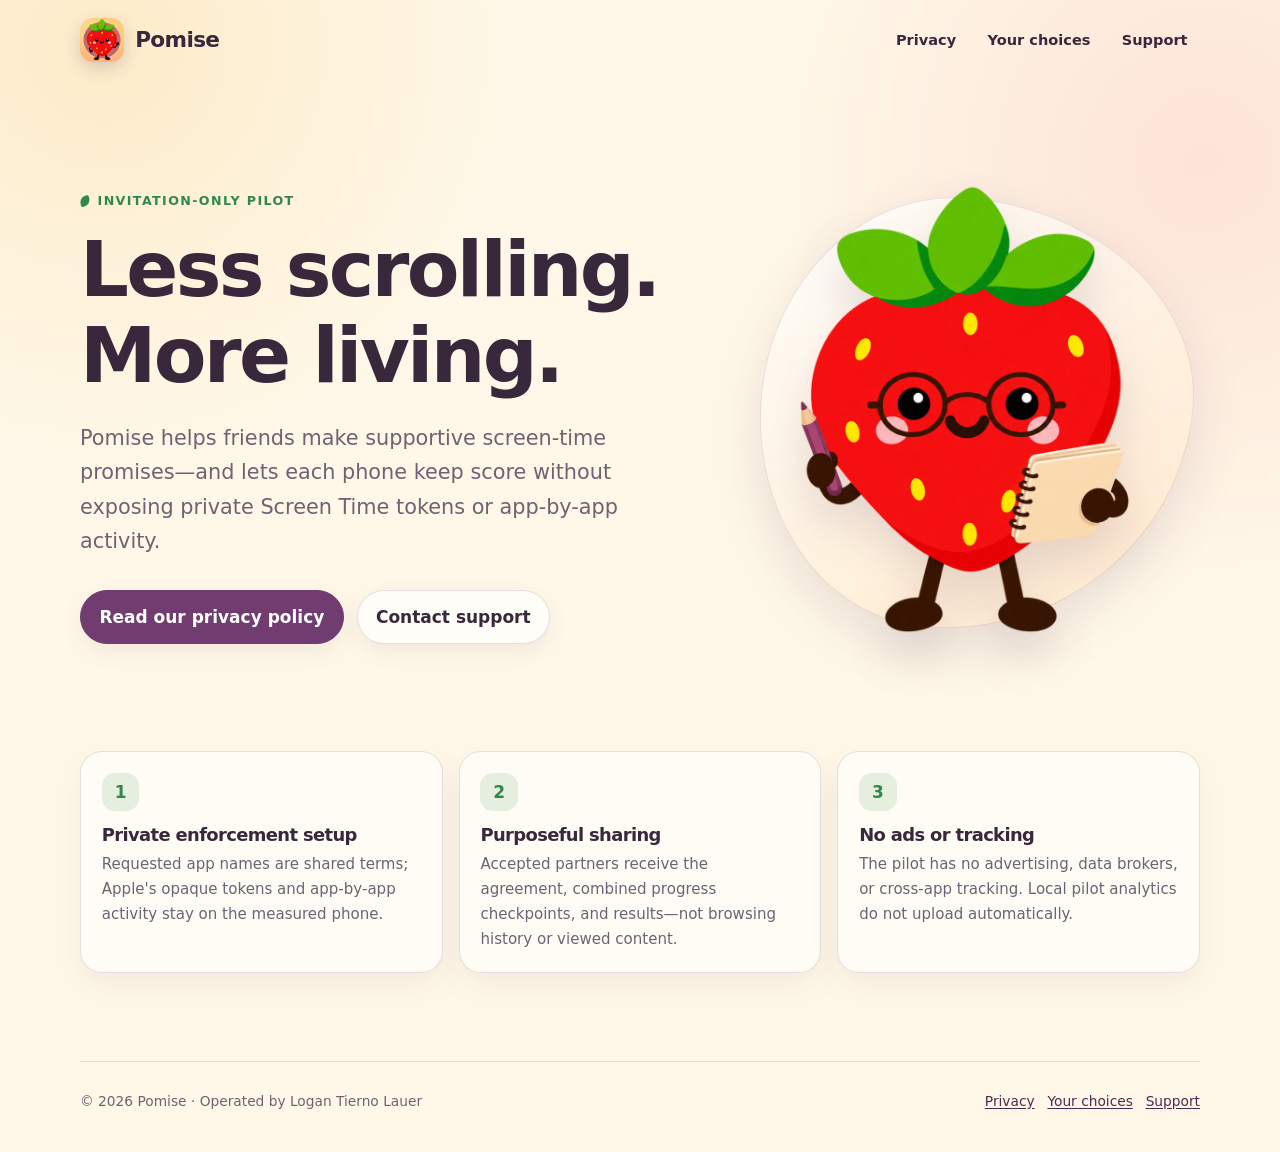
<file: index.html>
<!doctype html>
<html lang="en">
<head>
  <meta charset="utf-8">
  <meta name="viewport" content="width=device-width, initial-scale=1">
  <meta name="description" content="Pomise helps friends make private, supportive screen-time promises together.">
  <meta name="referrer" content="no-referrer">
  <meta name="theme-color" content="#fff8e8">
  <meta property="og:title" content="Pomise — Less scrolling. More living.">
  <meta property="og:description" content="Friendly accountability for more intentional screen time.">
  <meta property="og:image" content="https://ltiernol.github.io/pomise-app-site/assets/pomise-app-icon.png">
  <meta property="og:type" content="website">
  <link rel="canonical" href="https://ltiernol.github.io/pomise-app-site/">
  <link rel="icon" href="assets/pomise-app-icon.png" type="image/png">
  <link rel="stylesheet" href="assets/styles.css">
  <title>Pomise — Less scrolling. More living.</title>
</head>
<body>
  <a class="skip-link" href="#main">Skip to content</a>
  <header class="site-header">
    <a class="brand" href="./" aria-label="Pomise home"><img src="assets/pomise-app-icon.png" alt=""><span>Pomise</span></a>
    <nav class="site-nav" aria-label="Main navigation">
      <a href="privacy/">Privacy</a>
      <a href="privacy-choices/">Your choices</a>
      <a href="support/">Support</a>
    </nav>
  </header>

  <main id="main">
    <section class="hero">
      <div class="hero-copy">
        <p class="eyebrow">Invitation-only pilot</p>
        <h1>Less scrolling.<br>More living.</h1>
        <p class="lead">Pomise helps friends make supportive screen-time promises—and lets each phone keep score without exposing private Screen Time tokens or app-by-app activity.</p>
        <div class="actions">
          <a class="button primary" href="privacy/">Read our privacy policy</a>
          <a class="button" href="mailto:peel.support@gmail.com?subject=Pomise%20support">Contact support</a>
        </div>
      </div>
      <div class="character-wrap">
        <img class="character" src="assets/pomise-support-desk.png" alt="A smiling strawberry character wearing round glasses, holding a notebook and pencil">
      </div>
    </section>

    <section class="trust-grid" aria-label="Pomise privacy principles">
      <article class="card"><div class="icon" aria-hidden="true">1</div><h2>Private enforcement setup</h2><p>Requested app names are shared terms; Apple's opaque tokens and app-by-app activity stay on the measured phone.</p></article>
      <article class="card"><div class="icon" aria-hidden="true">2</div><h2>Purposeful sharing</h2><p>Accepted partners receive the agreement, combined progress checkpoints, and results—not browsing history or viewed content.</p></article>
      <article class="card"><div class="icon" aria-hidden="true">3</div><h2>No ads or tracking</h2><p>The pilot has no advertising, data brokers, or cross-app tracking. Local pilot analytics do not upload automatically.</p></article>
    </section>
  </main>

  <footer class="site-footer"><p>© 2026 Pomise · Operated by Logan Tierno Lauer</p><nav aria-label="Footer navigation"><a href="privacy/">Privacy</a><a href="privacy-choices/">Your choices</a><a href="support/">Support</a></nav></footer>
</body>
</html>
</file>
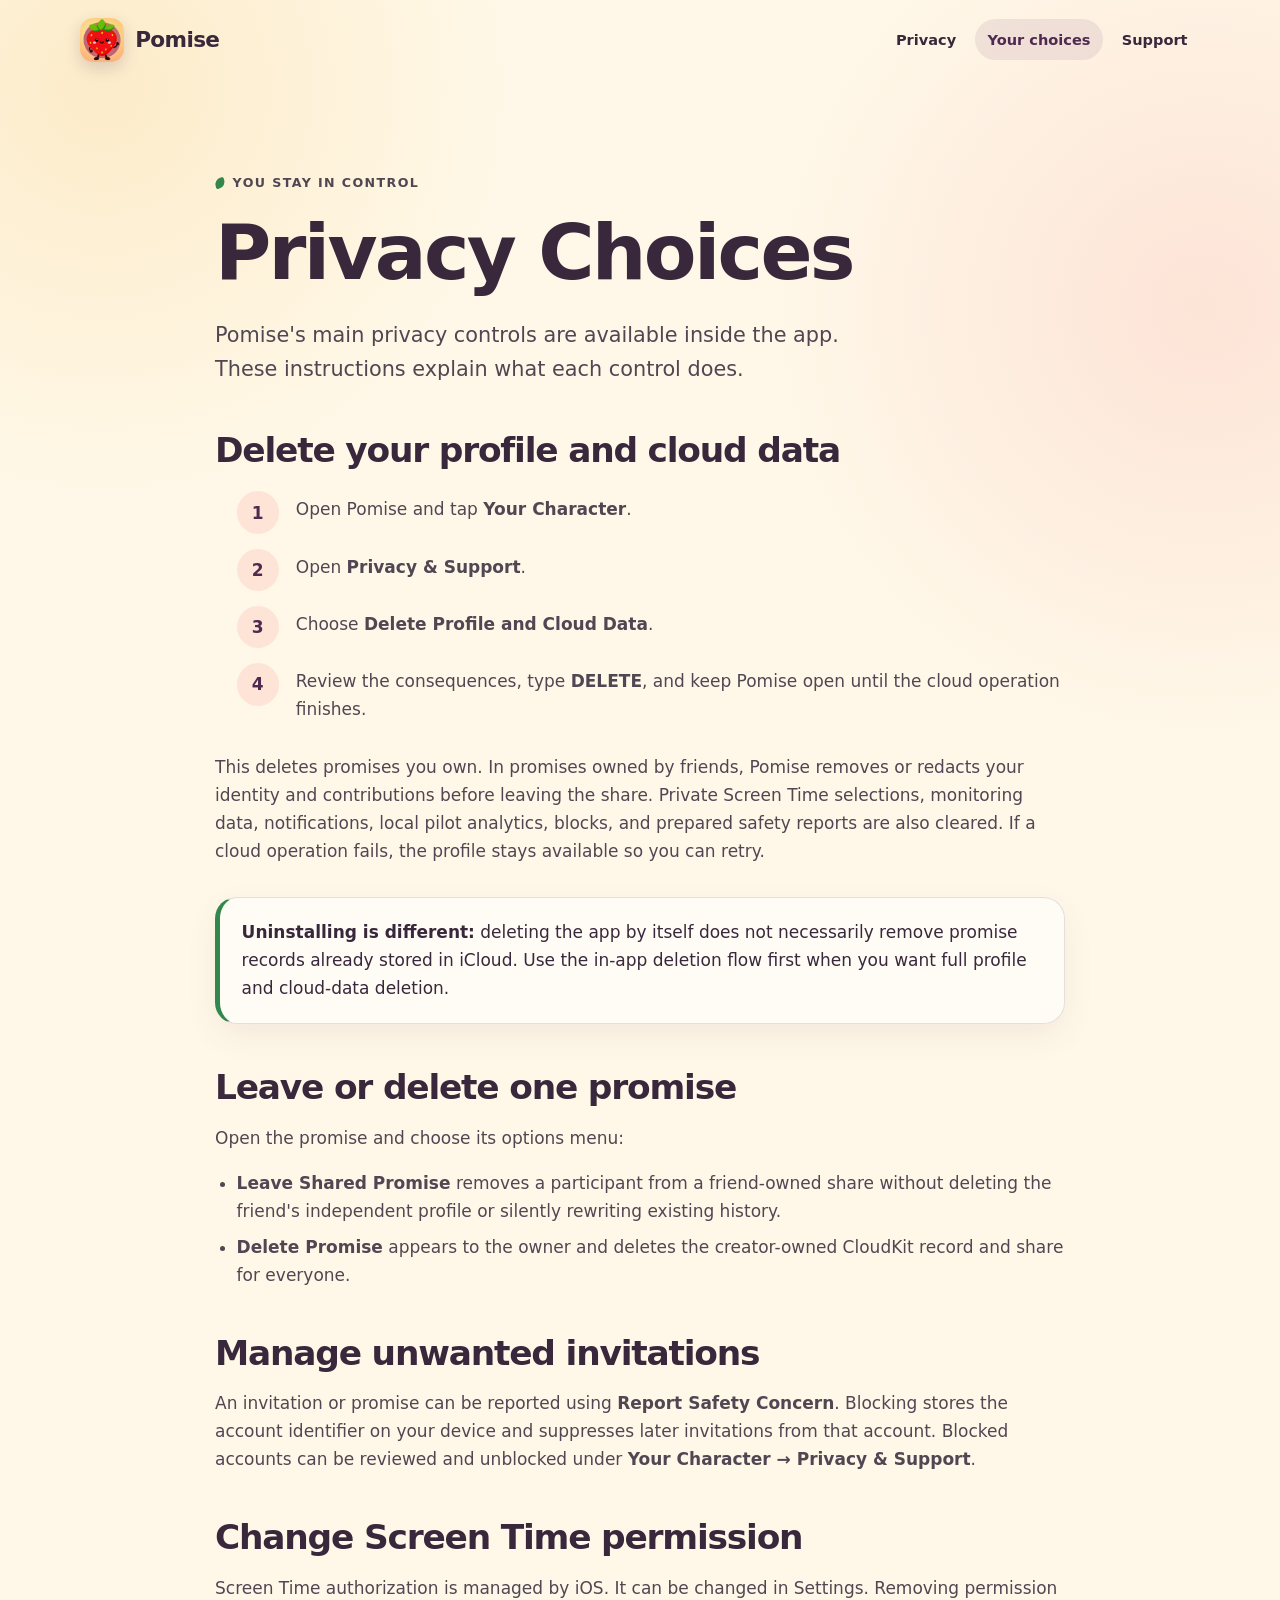
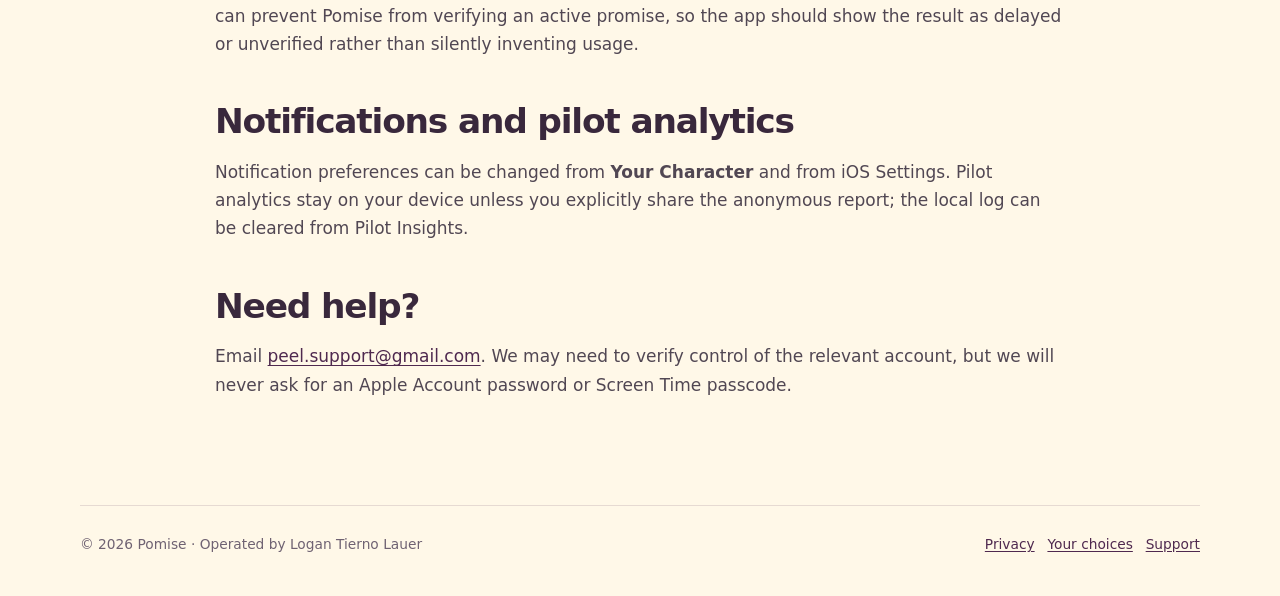
<file: privacy-choices/index.html>
<!doctype html>
<html lang="en">
<head>
  <meta charset="utf-8">
  <meta name="viewport" content="width=device-width, initial-scale=1">
  <meta name="description" content="Learn how to manage privacy, permissions, promises, and profile deletion in Pomise.">
  <meta name="referrer" content="no-referrer">
  <meta name="theme-color" content="#fff8e8">
  <link rel="canonical" href="https://ltiernol.github.io/pomise-app-site/privacy-choices/">
  <link rel="icon" href="../assets/pomise-app-icon.png" type="image/png">
  <link rel="stylesheet" href="../assets/styles.css">
  <title>Privacy Choices — Pomise</title>
</head>
<body>
  <a class="skip-link" href="#main">Skip to content</a>
  <header class="site-header"><a class="brand" href="../" aria-label="Pomise home"><img src="../assets/pomise-app-icon.png" alt=""><span>Pomise</span></a><nav class="site-nav" aria-label="Main navigation"><a href="../privacy/">Privacy</a><a href="./" aria-current="page">Your choices</a><a href="../support/">Support</a></nav></header>

  <main id="main" class="document">
    <p class="eyebrow">You stay in control</p>
    <h1>Privacy Choices</h1>
    <p class="lead">Pomise's main privacy controls are available inside the app. These instructions explain what each control does.</p>

    <section><h2>Delete your profile and cloud data</h2><ol class="steps"><li>Open Pomise and tap <strong>Your Character</strong>.</li><li>Open <strong>Privacy &amp; Support</strong>.</li><li>Choose <strong>Delete Profile and Cloud Data</strong>.</li><li>Review the consequences, type <strong>DELETE</strong>, and keep Pomise open until the cloud operation finishes.</li></ol><p>This deletes promises you own. In promises owned by friends, Pomise removes or redacts your identity and contributions before leaving the share. Private Screen Time selections, monitoring data, notifications, local pilot analytics, blocks, and prepared safety reports are also cleared. If a cloud operation fails, the profile stays available so you can retry.</p><div class="callout"><strong>Uninstalling is different:</strong> deleting the app by itself does not necessarily remove promise records already stored in iCloud. Use the in-app deletion flow first when you want full profile and cloud-data deletion.</div></section>

    <section><h2>Leave or delete one promise</h2><p>Open the promise and choose its options menu:</p><ul><li><strong>Leave Shared Promise</strong> removes a participant from a friend-owned share without deleting the friend's independent profile or silently rewriting existing history.</li><li><strong>Delete Promise</strong> appears to the owner and deletes the creator-owned CloudKit record and share for everyone.</li></ul></section>

    <section><h2>Manage unwanted invitations</h2><p>An invitation or promise can be reported using <strong>Report Safety Concern</strong>. Blocking stores the account identifier on your device and suppresses later invitations from that account. Blocked accounts can be reviewed and unblocked under <strong>Your Character → Privacy &amp; Support</strong>.</p></section>

    <section><h2>Change Screen Time permission</h2><p>Screen Time authorization is managed by iOS. It can be changed in Settings. Removing permission can prevent Pomise from verifying an active promise, so the app should show the result as delayed or unverified rather than silently inventing usage.</p></section>

    <section><h2>Notifications and pilot analytics</h2><p>Notification preferences can be changed from <strong>Your Character</strong> and from iOS Settings. Pilot analytics stay on your device unless you explicitly share the anonymous report; the local log can be cleared from Pilot Insights.</p></section>

    <section><h2>Need help?</h2><p>Email <a href="mailto:peel.support@gmail.com?subject=Pomise%20privacy%20choice">peel.support@gmail.com</a>. We may need to verify control of the relevant account, but we will never ask for an Apple Account password or Screen Time passcode.</p></section>
  </main>

  <footer class="site-footer"><p>© 2026 Pomise · Operated by Logan Tierno Lauer</p><nav aria-label="Footer navigation"><a href="../privacy/">Privacy</a><a href="./">Your choices</a><a href="../support/">Support</a></nav></footer>
</body>
</html>
</file>
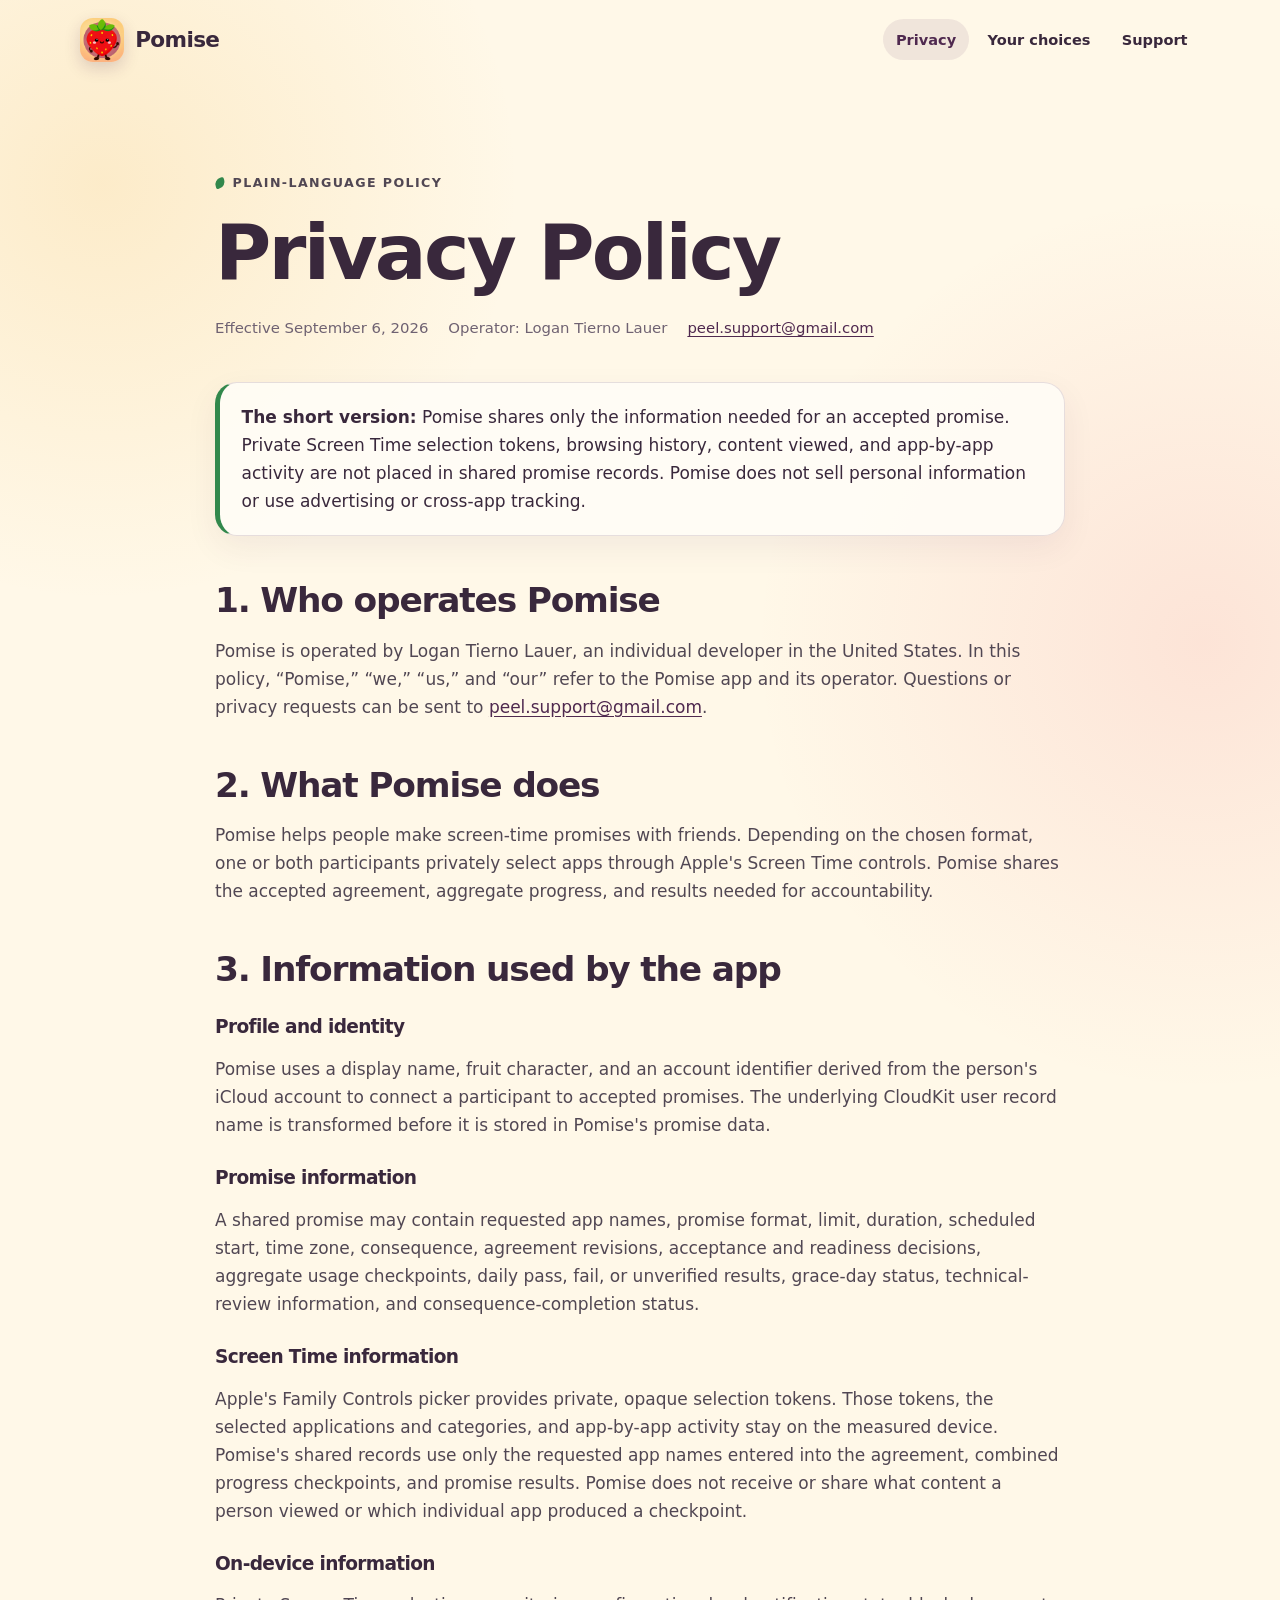
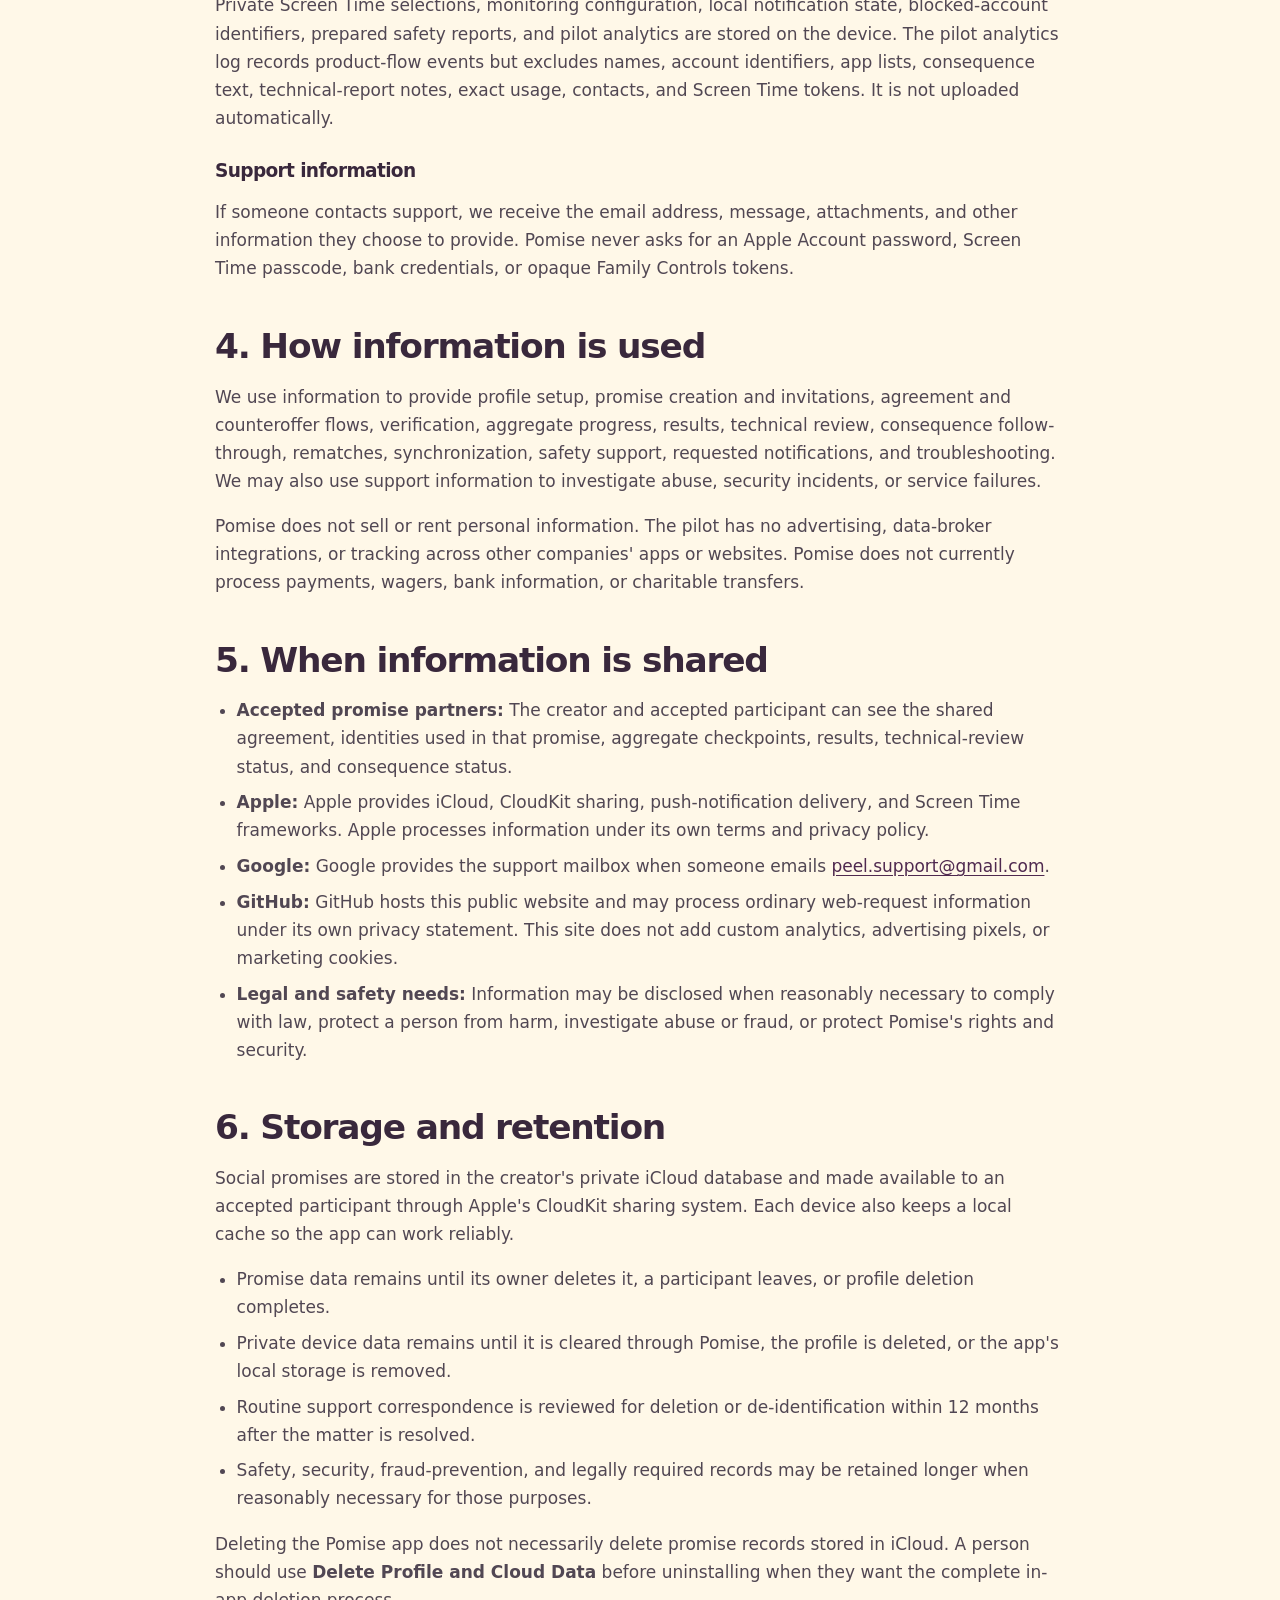
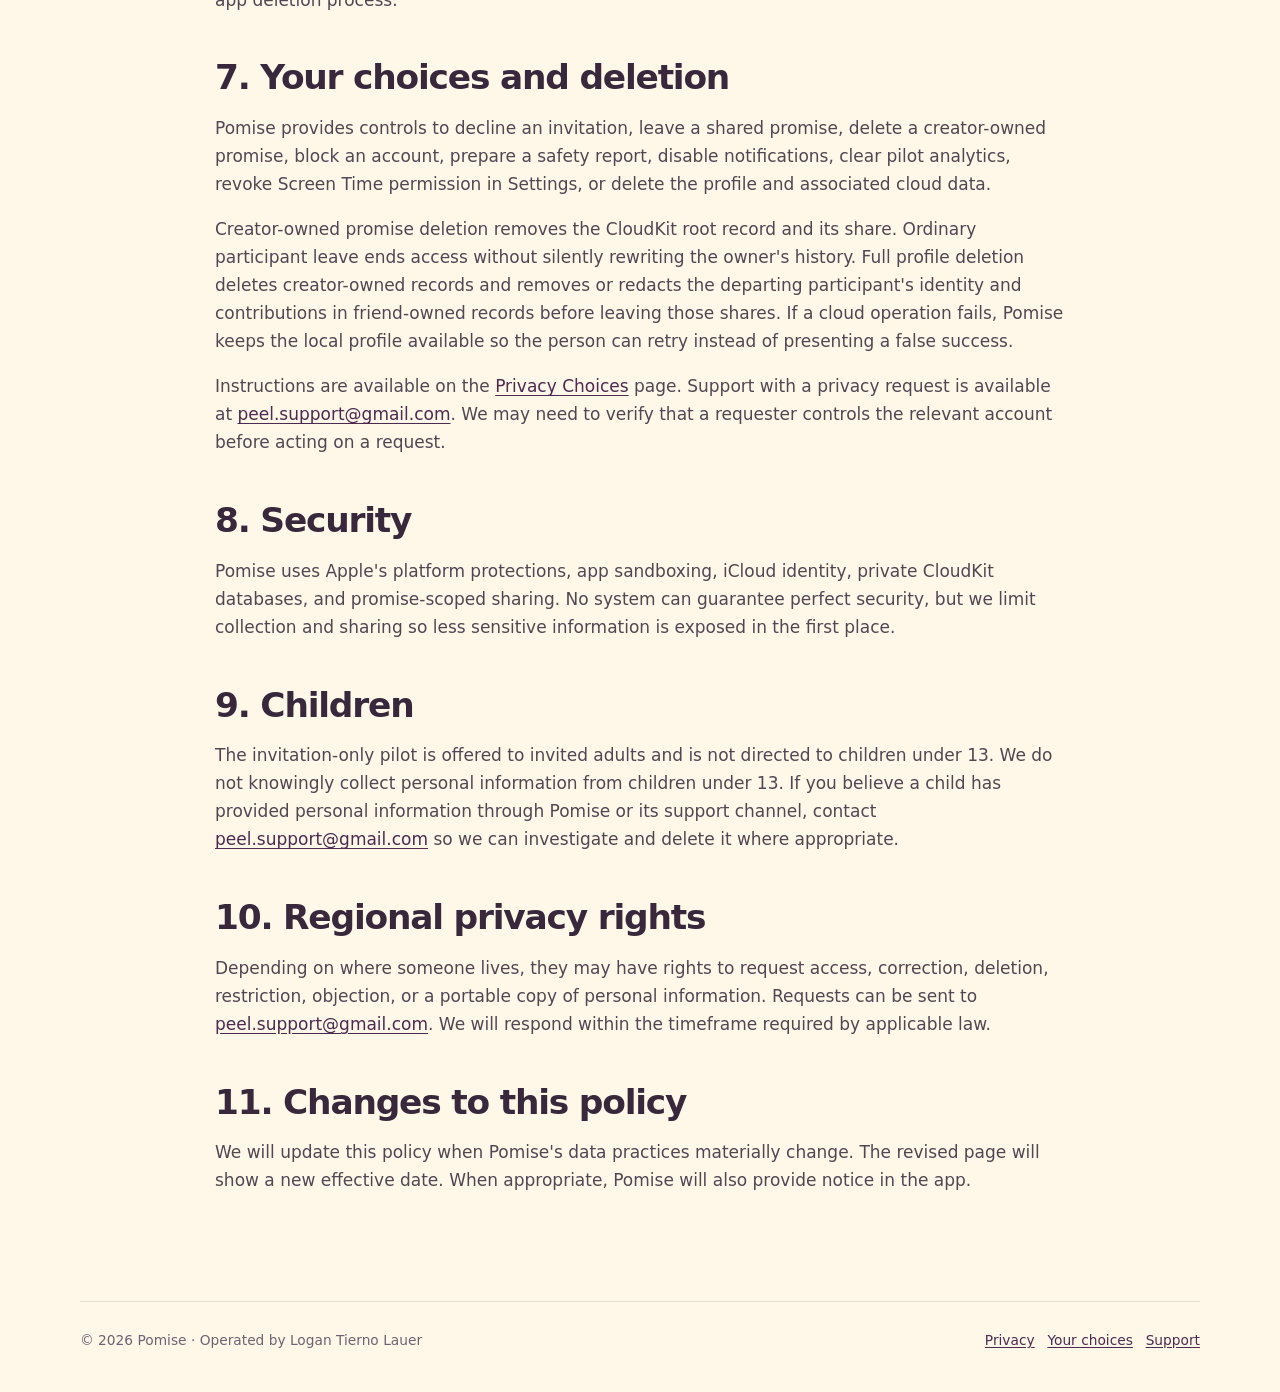
<file: privacy/index.html>
<!doctype html>
<html lang="en">
<head>
  <meta charset="utf-8">
  <meta name="viewport" content="width=device-width, initial-scale=1">
  <meta name="description" content="Privacy Policy for Pomise, the social screen-time promise app.">
  <meta name="referrer" content="no-referrer">
  <meta name="theme-color" content="#fff8e8">
  <link rel="canonical" href="https://ltiernol.github.io/pomise-app-site/privacy/">
  <link rel="icon" href="../assets/pomise-app-icon.png" type="image/png">
  <link rel="stylesheet" href="../assets/styles.css">
  <title>Privacy Policy — Pomise</title>
</head>
<body>
  <a class="skip-link" href="#main">Skip to content</a>
  <header class="site-header">
    <a class="brand" href="../" aria-label="Pomise home"><img src="../assets/pomise-app-icon.png" alt=""><span>Pomise</span></a>
    <nav class="site-nav" aria-label="Main navigation"><a href="./" aria-current="page">Privacy</a><a href="../privacy-choices/">Your choices</a><a href="../support/">Support</a></nav>
  </header>

  <main id="main" class="document">
    <p class="eyebrow">Plain-language policy</p>
    <h1>Privacy Policy</h1>
    <div class="document-meta"><span>Effective September 6, 2026</span><span>Operator: Logan Tierno Lauer</span><span><a href="mailto:peel.support@gmail.com?subject=Pomise%20privacy">peel.support@gmail.com</a></span></div>

    <div class="callout"><strong>The short version:</strong> Pomise shares only the information needed for an accepted promise. Private Screen Time selection tokens, browsing history, content viewed, and app-by-app activity are not placed in shared promise records. Pomise does not sell personal information or use advertising or cross-app tracking.</div>

    <section><h2>1. Who operates Pomise</h2><p>Pomise is operated by Logan Tierno Lauer, an individual developer in the United States. In this policy, “Pomise,” “we,” “us,” and “our” refer to the Pomise app and its operator. Questions or privacy requests can be sent to <a href="mailto:peel.support@gmail.com?subject=Pomise%20privacy">peel.support@gmail.com</a>.</p></section>

    <section><h2>2. What Pomise does</h2><p>Pomise helps people make screen-time promises with friends. Depending on the chosen format, one or both participants privately select apps through Apple's Screen Time controls. Pomise shares the accepted agreement, aggregate progress, and results needed for accountability.</p></section>

    <section>
      <h2>3. Information used by the app</h2>
      <h3>Profile and identity</h3><p>Pomise uses a display name, fruit character, and an account identifier derived from the person's iCloud account to connect a participant to accepted promises. The underlying CloudKit user record name is transformed before it is stored in Pomise's promise data.</p>
      <h3>Promise information</h3><p>A shared promise may contain requested app names, promise format, limit, duration, scheduled start, time zone, consequence, agreement revisions, acceptance and readiness decisions, aggregate usage checkpoints, daily pass, fail, or unverified results, grace-day status, technical-review information, and consequence-completion status.</p>
      <h3>Screen Time information</h3><p>Apple's Family Controls picker provides private, opaque selection tokens. Those tokens, the selected applications and categories, and app-by-app activity stay on the measured device. Pomise's shared records use only the requested app names entered into the agreement, combined progress checkpoints, and promise results. Pomise does not receive or share what content a person viewed or which individual app produced a checkpoint.</p>
      <h3>On-device information</h3><p>Private Screen Time selections, monitoring configuration, local notification state, blocked-account identifiers, prepared safety reports, and pilot analytics are stored on the device. The pilot analytics log records product-flow events but excludes names, account identifiers, app lists, consequence text, technical-report notes, exact usage, contacts, and Screen Time tokens. It is not uploaded automatically.</p>
      <h3>Support information</h3><p>If someone contacts support, we receive the email address, message, attachments, and other information they choose to provide. Pomise never asks for an Apple Account password, Screen Time passcode, bank credentials, or opaque Family Controls tokens.</p>
    </section>

    <section><h2>4. How information is used</h2><p>We use information to provide profile setup, promise creation and invitations, agreement and counteroffer flows, verification, aggregate progress, results, technical review, consequence follow-through, rematches, synchronization, safety support, requested notifications, and troubleshooting. We may also use support information to investigate abuse, security incidents, or service failures.</p><p>Pomise does not sell or rent personal information. The pilot has no advertising, data-broker integrations, or tracking across other companies' apps or websites. Pomise does not currently process payments, wagers, bank information, or charitable transfers.</p></section>

    <section>
      <h2>5. When information is shared</h2>
      <ul>
        <li><strong>Accepted promise partners:</strong> The creator and accepted participant can see the shared agreement, identities used in that promise, aggregate checkpoints, results, technical-review status, and consequence status.</li>
        <li><strong>Apple:</strong> Apple provides iCloud, CloudKit sharing, push-notification delivery, and Screen Time frameworks. Apple processes information under its own terms and privacy policy.</li>
        <li><strong>Google:</strong> Google provides the support mailbox when someone emails <a href="mailto:peel.support@gmail.com">peel.support@gmail.com</a>.</li>
        <li><strong>GitHub:</strong> GitHub hosts this public website and may process ordinary web-request information under its own privacy statement. This site does not add custom analytics, advertising pixels, or marketing cookies.</li>
        <li><strong>Legal and safety needs:</strong> Information may be disclosed when reasonably necessary to comply with law, protect a person from harm, investigate abuse or fraud, or protect Pomise's rights and security.</li>
      </ul>
    </section>

    <section>
      <h2>6. Storage and retention</h2>
      <p>Social promises are stored in the creator's private iCloud database and made available to an accepted participant through Apple's CloudKit sharing system. Each device also keeps a local cache so the app can work reliably.</p>
      <ul><li>Promise data remains until its owner deletes it, a participant leaves, or profile deletion completes.</li><li>Private device data remains until it is cleared through Pomise, the profile is deleted, or the app's local storage is removed.</li><li>Routine support correspondence is reviewed for deletion or de-identification within 12 months after the matter is resolved.</li><li>Safety, security, fraud-prevention, and legally required records may be retained longer when reasonably necessary for those purposes.</li></ul>
      <p>Deleting the Pomise app does not necessarily delete promise records stored in iCloud. A person should use <strong>Delete Profile and Cloud Data</strong> before uninstalling when they want the complete in-app deletion process.</p>
    </section>

    <section><h2>7. Your choices and deletion</h2><p>Pomise provides controls to decline an invitation, leave a shared promise, delete a creator-owned promise, block an account, prepare a safety report, disable notifications, clear pilot analytics, revoke Screen Time permission in Settings, or delete the profile and associated cloud data.</p><p>Creator-owned promise deletion removes the CloudKit root record and its share. Ordinary participant leave ends access without silently rewriting the owner's history. Full profile deletion deletes creator-owned records and removes or redacts the departing participant's identity and contributions in friend-owned records before leaving those shares. If a cloud operation fails, Pomise keeps the local profile available so the person can retry instead of presenting a false success.</p><p>Instructions are available on the <a href="../privacy-choices/">Privacy Choices</a> page. Support with a privacy request is available at <a href="mailto:peel.support@gmail.com?subject=Pomise%20privacy%20request">peel.support@gmail.com</a>. We may need to verify that a requester controls the relevant account before acting on a request.</p></section>

    <section><h2>8. Security</h2><p>Pomise uses Apple's platform protections, app sandboxing, iCloud identity, private CloudKit databases, and promise-scoped sharing. No system can guarantee perfect security, but we limit collection and sharing so less sensitive information is exposed in the first place.</p></section>

    <section><h2>9. Children</h2><p>The invitation-only pilot is offered to invited adults and is not directed to children under 13. We do not knowingly collect personal information from children under 13. If you believe a child has provided personal information through Pomise or its support channel, contact <a href="mailto:peel.support@gmail.com?subject=Child%20privacy%20request">peel.support@gmail.com</a> so we can investigate and delete it where appropriate.</p></section>

    <section><h2>10. Regional privacy rights</h2><p>Depending on where someone lives, they may have rights to request access, correction, deletion, restriction, objection, or a portable copy of personal information. Requests can be sent to <a href="mailto:peel.support@gmail.com?subject=Pomise%20privacy%20rights">peel.support@gmail.com</a>. We will respond within the timeframe required by applicable law.</p></section>

    <section><h2>11. Changes to this policy</h2><p>We will update this policy when Pomise's data practices materially change. The revised page will show a new effective date. When appropriate, Pomise will also provide notice in the app.</p></section>
  </main>

  <footer class="site-footer"><p>© 2026 Pomise · Operated by Logan Tierno Lauer</p><nav aria-label="Footer navigation"><a href="./">Privacy</a><a href="../privacy-choices/">Your choices</a><a href="../support/">Support</a></nav></footer>
</body>
</html>
</file>
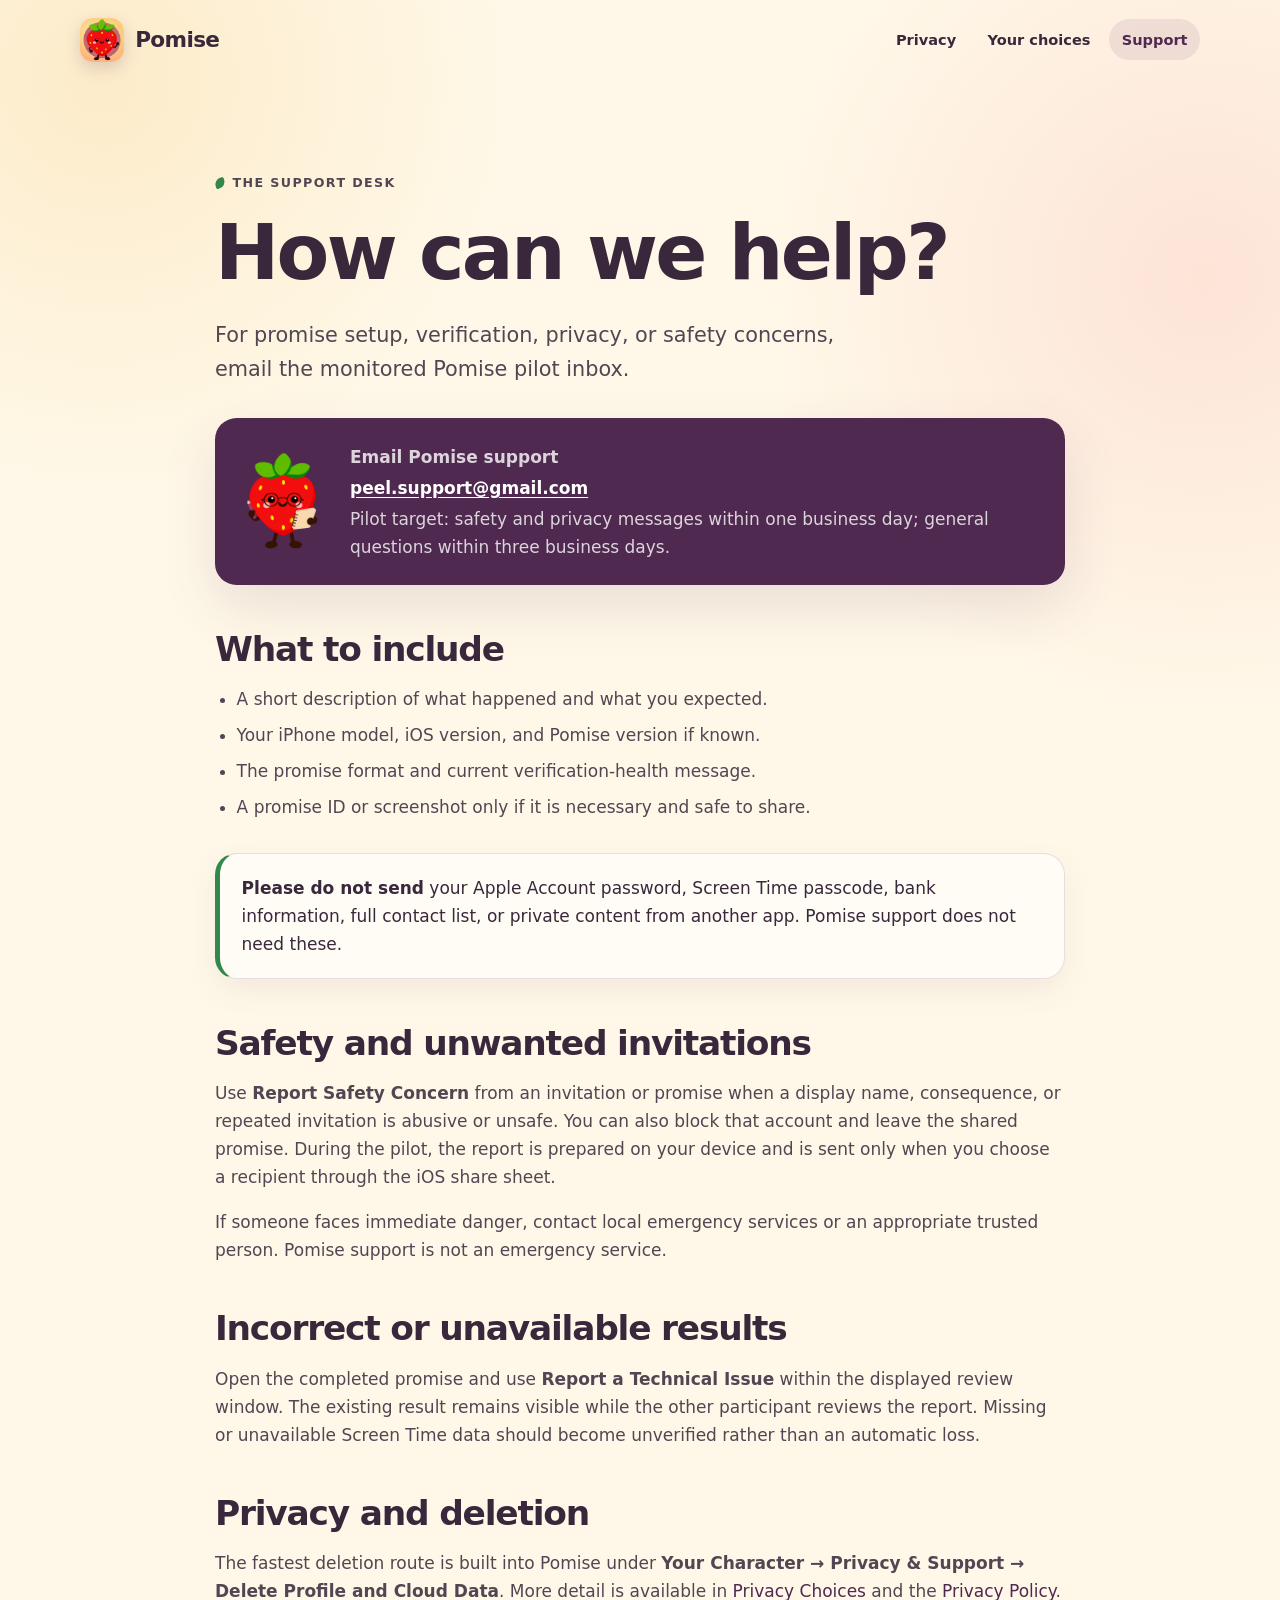
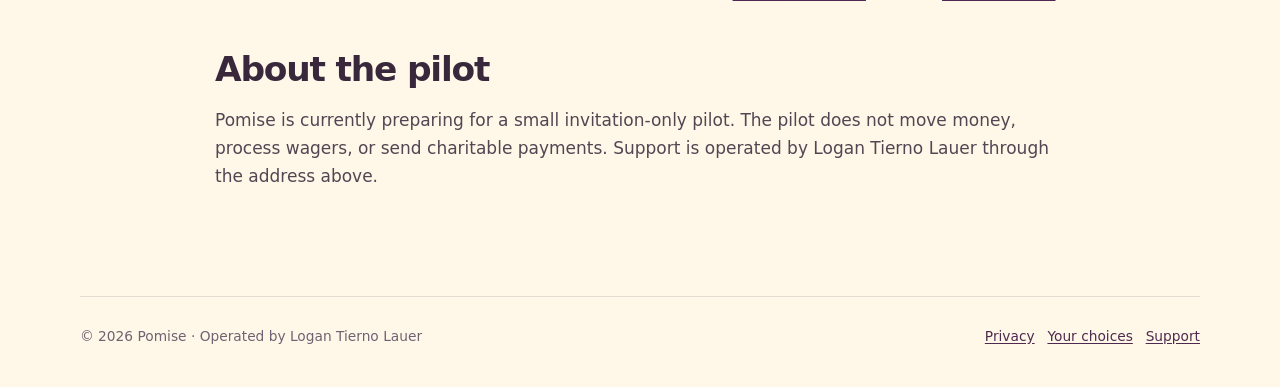
<file: support/index.html>
<!doctype html>
<html lang="en">
<head>
  <meta charset="utf-8">
  <meta name="viewport" content="width=device-width, initial-scale=1">
  <meta name="description" content="Contact Pomise support and find help with promises, verification, privacy, and safety.">
  <meta name="referrer" content="no-referrer">
  <meta name="theme-color" content="#fff8e8">
  <link rel="canonical" href="https://ltiernol.github.io/pomise-app-site/support/">
  <link rel="icon" href="../assets/pomise-app-icon.png" type="image/png">
  <link rel="stylesheet" href="../assets/styles.css">
  <title>Support — Pomise</title>
</head>
<body>
  <a class="skip-link" href="#main">Skip to content</a>
  <header class="site-header"><a class="brand" href="../" aria-label="Pomise home"><img src="../assets/pomise-app-icon.png" alt=""><span>Pomise</span></a><nav class="site-nav" aria-label="Main navigation"><a href="../privacy/">Privacy</a><a href="../privacy-choices/">Your choices</a><a href="./" aria-current="page">Support</a></nav></header>

  <main id="main" class="document">
    <p class="eyebrow">The support desk</p>
    <h1>How can we help?</h1>
    <p class="lead">For promise setup, verification, privacy, or safety concerns, email the monitored Pomise pilot inbox.</p>

    <div class="contact-card"><img src="../assets/pomise-support-desk.png" alt="Pomise's strawberry support character holding a notebook and pencil"><div><p><strong>Email Pomise support</strong></p><p><a href="mailto:peel.support@gmail.com?subject=Pomise%20support">peel.support@gmail.com</a></p><p>Pilot target: safety and privacy messages within one business day; general questions within three business days.</p></div></div>

    <section><h2>What to include</h2><ul><li>A short description of what happened and what you expected.</li><li>Your iPhone model, iOS version, and Pomise version if known.</li><li>The promise format and current verification-health message.</li><li>A promise ID or screenshot only if it is necessary and safe to share.</li></ul><div class="callout"><strong>Please do not send</strong> your Apple Account password, Screen Time passcode, bank information, full contact list, or private content from another app. Pomise support does not need these.</div></section>

    <section><h2>Safety and unwanted invitations</h2><p>Use <strong>Report Safety Concern</strong> from an invitation or promise when a display name, consequence, or repeated invitation is abusive or unsafe. You can also block that account and leave the shared promise. During the pilot, the report is prepared on your device and is sent only when you choose a recipient through the iOS share sheet.</p><p>If someone faces immediate danger, contact local emergency services or an appropriate trusted person. Pomise support is not an emergency service.</p></section>

    <section><h2>Incorrect or unavailable results</h2><p>Open the completed promise and use <strong>Report a Technical Issue</strong> within the displayed review window. The existing result remains visible while the other participant reviews the report. Missing or unavailable Screen Time data should become unverified rather than an automatic loss.</p></section>

    <section><h2>Privacy and deletion</h2><p>The fastest deletion route is built into Pomise under <strong>Your Character → Privacy &amp; Support → Delete Profile and Cloud Data</strong>. More detail is available in <a href="../privacy-choices/">Privacy Choices</a> and the <a href="../privacy/">Privacy Policy</a>.</p></section>

    <section><h2>About the pilot</h2><p>Pomise is currently preparing for a small invitation-only pilot. The pilot does not move money, process wagers, or send charitable payments. Support is operated by Logan Tierno Lauer through the address above.</p></section>
  </main>

  <footer class="site-footer"><p>© 2026 Pomise · Operated by Logan Tierno Lauer</p><nav aria-label="Footer navigation"><a href="../privacy/">Privacy</a><a href="../privacy-choices/">Your choices</a><a href="./">Support</a></nav></footer>
</body>
</html>
</file>
<file: assets/styles.css>
:root {
  --cream: #fff8e8;
  --paper: #fffdf7;
  --ink: #39283c;
  --muted: #6f6272;
  --plum: #713c70;
  --plum-dark: #4f294f;
  --berry: #ed5c66;
  --leaf: #32884c;
  --sun: #f2b94f;
  --line: rgba(79, 41, 79, 0.14);
  --shadow: 0 22px 55px rgba(79, 41, 79, 0.12);
  color-scheme: light;
  font-family: ui-rounded, "SF Pro Rounded", "Avenir Next", Avenir, system-ui, -apple-system, BlinkMacSystemFont, "Segoe UI", sans-serif;
}

* { box-sizing: border-box; }

html { scroll-behavior: smooth; }

body {
  margin: 0;
  color: var(--ink);
  background:
    radial-gradient(circle at 8% 4%, rgba(242, 185, 79, 0.2), transparent 26rem),
    radial-gradient(circle at 94% 14%, rgba(237, 92, 102, 0.13), transparent 28rem),
    var(--cream);
  font-size: 17px;
  line-height: 1.65;
}

a { color: var(--plum-dark); text-underline-offset: 0.18em; }
a:hover { color: var(--berry); }

a:focus-visible,
button:focus-visible {
  outline: 4px solid rgba(50, 136, 76, 0.32);
  outline-offset: 4px;
  border-radius: 0.35rem;
}

.skip-link {
  position: fixed;
  top: 0.75rem;
  left: 0.75rem;
  z-index: 20;
  padding: 0.7rem 1rem;
  border-radius: 999px;
  background: var(--ink);
  color: white;
  transform: translateY(-160%);
}

.skip-link:focus { transform: translateY(0); }

.site-header {
  width: min(1120px, calc(100% - 2rem));
  margin: 0 auto;
  padding: 1.1rem 0;
  display: flex;
  align-items: center;
  justify-content: space-between;
  gap: 1rem;
}

.brand {
  display: inline-flex;
  align-items: center;
  gap: 0.7rem;
  color: var(--ink);
  font-size: 1.35rem;
  font-weight: 850;
  text-decoration: none;
  letter-spacing: -0.03em;
}

.brand img {
  width: 44px;
  height: 44px;
  border-radius: 13px;
  box-shadow: 0 6px 16px rgba(79, 41, 79, 0.18);
}

.site-nav {
  display: flex;
  align-items: center;
  flex-wrap: wrap;
  justify-content: flex-end;
  gap: 0.4rem;
}

.site-nav a {
  padding: 0.55rem 0.78rem;
  border-radius: 999px;
  color: var(--ink);
  font-size: 0.91rem;
  font-weight: 720;
  text-decoration: none;
}

.site-nav a:hover,
.site-nav a[aria-current="page"] {
  background: rgba(113, 60, 112, 0.1);
  color: var(--plum-dark);
}

main {
  width: min(1120px, calc(100% - 2rem));
  margin: 0 auto;
}

.hero {
  min-height: 68vh;
  display: grid;
  grid-template-columns: minmax(0, 1.15fr) minmax(280px, 0.85fr);
  align-items: center;
  gap: clamp(2rem, 5vw, 4.5rem);
  padding: clamp(3rem, 8vw, 7rem) 0;
}

.eyebrow {
  display: inline-flex;
  align-items: center;
  gap: 0.45rem;
  margin: 0 0 1rem;
  color: var(--leaf);
  font-size: 0.79rem;
  font-weight: 850;
  letter-spacing: 0.11em;
  text-transform: uppercase;
}

.eyebrow::before {
  width: 0.65rem;
  height: 0.65rem;
  border-radius: 65% 15% 65% 15%;
  background: var(--leaf);
  content: "";
  transform: rotate(-18deg);
}

h1, h2, h3 { line-height: 1.12; letter-spacing: -0.035em; }

h1 {
  max-width: 760px;
  margin: 0;
  font-size: clamp(3rem, 6vw, 5rem);
}

.document h1 { font-size: clamp(2.6rem, 7vw, 4.8rem); }

h2 {
  margin: 2.8rem 0 0.8rem;
  font-size: clamp(1.55rem, 3vw, 2.15rem);
}

h3 { margin: 1.8rem 0 0.5rem; font-size: 1.16rem; }

.lead {
  max-width: 650px;
  margin: 1.35rem 0 0;
  color: var(--muted);
  font-size: clamp(1.08rem, 2vw, 1.3rem);
}

.actions {
  display: flex;
  flex-wrap: wrap;
  gap: 0.8rem;
  margin-top: 2rem;
}

.button {
  display: inline-flex;
  align-items: center;
  justify-content: center;
  min-height: 48px;
  padding: 0.75rem 1.15rem;
  border: 1px solid var(--line);
  border-radius: 999px;
  background: var(--paper);
  color: var(--ink);
  font-weight: 800;
  text-decoration: none;
  box-shadow: 0 8px 24px rgba(79, 41, 79, 0.08);
}

.button.primary { border-color: var(--plum); background: var(--plum); color: white; }
.button:hover { transform: translateY(-2px); color: var(--plum-dark); }
.button.primary:hover { background: var(--plum-dark); color: white; }

.character-wrap {
  position: relative;
  display: grid;
  place-items: center;
  isolation: isolate;
}

.character-wrap::before {
  position: absolute;
  z-index: -1;
  width: min(100%, 430px);
  aspect-ratio: 1;
  border: 1px solid rgba(113, 60, 112, 0.14);
  border-radius: 44% 56% 58% 42% / 50% 44% 56% 50%;
  background: linear-gradient(145deg, rgba(255, 255, 255, 0.85), rgba(255, 228, 194, 0.75));
  box-shadow: var(--shadow);
  content: "";
  transform: rotate(5deg);
}

.character {
  width: min(100%, 445px);
  height: auto;
  filter: drop-shadow(0 24px 22px rgba(79, 41, 79, 0.14));
  animation: desk-float 5s ease-in-out infinite;
}

@keyframes desk-float {
  0%, 100% { transform: translateY(0) rotate(-1deg); }
  50% { transform: translateY(-10px) rotate(1deg); }
}

.trust-grid {
  display: grid;
  grid-template-columns: repeat(3, minmax(0, 1fr));
  gap: 1rem;
  padding: 0 0 5.5rem;
}

.card,
.callout {
  border: 1px solid var(--line);
  border-radius: 1.35rem;
  background: rgba(255, 253, 247, 0.86);
  box-shadow: 0 12px 32px rgba(79, 41, 79, 0.07);
}

.card { padding: 1.3rem; }

.card .icon {
  width: 2.35rem;
  height: 2.35rem;
  display: grid;
  place-items: center;
  margin-bottom: 0.9rem;
  border-radius: 0.8rem;
  background: rgba(50, 136, 76, 0.12);
  color: var(--leaf);
  font-weight: 900;
}

.card h2, .card h3 { margin: 0 0 0.45rem; font-size: 1.12rem; }
.card p { margin: 0; color: var(--muted); font-size: 0.94rem; }

.document { max-width: 850px; padding: clamp(3rem, 7vw, 6rem) 0; }

.document-meta {
  display: flex;
  flex-wrap: wrap;
  gap: 0.55rem 1.25rem;
  margin: 1.25rem 0 2.6rem;
  color: var(--muted);
  font-size: 0.93rem;
}

.document section { scroll-margin-top: 2rem; }
.document p, .document li { color: #514753; }
.document ul, .document ol { padding-left: 1.35rem; }
.document li + li { margin-top: 0.48rem; }

.callout {
  margin: 2rem 0;
  padding: 1.25rem 1.35rem;
  border-left: 5px solid var(--leaf);
}

.callout strong { color: var(--ink); }

.contact-card {
  display: grid;
  grid-template-columns: auto 1fr;
  gap: 1.15rem;
  align-items: center;
  margin: 2rem 0;
  padding: 1.35rem;
  border-radius: 1.35rem;
  background: var(--plum-dark);
  color: white;
  box-shadow: var(--shadow);
}

.contact-card img { width: 95px; height: auto; }
.contact-card p { margin: 0.18rem 0; color: rgba(255, 255, 255, 0.8); }
.contact-card a { color: white; font-weight: 800; }

.steps { padding: 0; list-style: none; counter-reset: steps; }

.steps li {
  position: relative;
  min-height: 3rem;
  padding: 0.55rem 0 0.8rem 3.7rem;
  counter-increment: steps;
}

.steps li::before {
  position: absolute;
  top: 0.3rem;
  left: 0;
  width: 2.65rem;
  height: 2.65rem;
  display: grid;
  place-items: center;
  border-radius: 50%;
  background: rgba(237, 92, 102, 0.13);
  color: var(--plum-dark);
  content: counter(steps);
  font-weight: 900;
}

.site-footer {
  width: min(1120px, calc(100% - 2rem));
  margin: 0 auto;
  padding: 1.7rem 0 2.5rem;
  display: flex;
  justify-content: space-between;
  gap: 1rem;
  border-top: 1px solid var(--line);
  color: var(--muted);
  font-size: 0.86rem;
}

.site-footer p { margin: 0; }
.site-footer nav { display: flex; flex-wrap: wrap; gap: 0.8rem; }

@media (max-width: 760px) {
  body { font-size: 16px; }
  .site-header { align-items: flex-start; flex-direction: column; }
  .site-nav { justify-content: flex-start; }
  .hero { min-height: auto; grid-template-columns: 1fr; padding-top: 3.2rem; }
  .hero-copy { order: 1; }
  .character-wrap { order: 2; }
  .character { width: min(84vw, 390px); }
  .trust-grid { grid-template-columns: 1fr; }
  .site-footer { flex-direction: column; }
}

@media (prefers-reduced-motion: reduce) {
  html { scroll-behavior: auto; }
  *, *::before, *::after {
    animation-duration: 0.01ms !important;
    animation-iteration-count: 1 !important;
    transition-duration: 0.01ms !important;
  }
}
</file>
